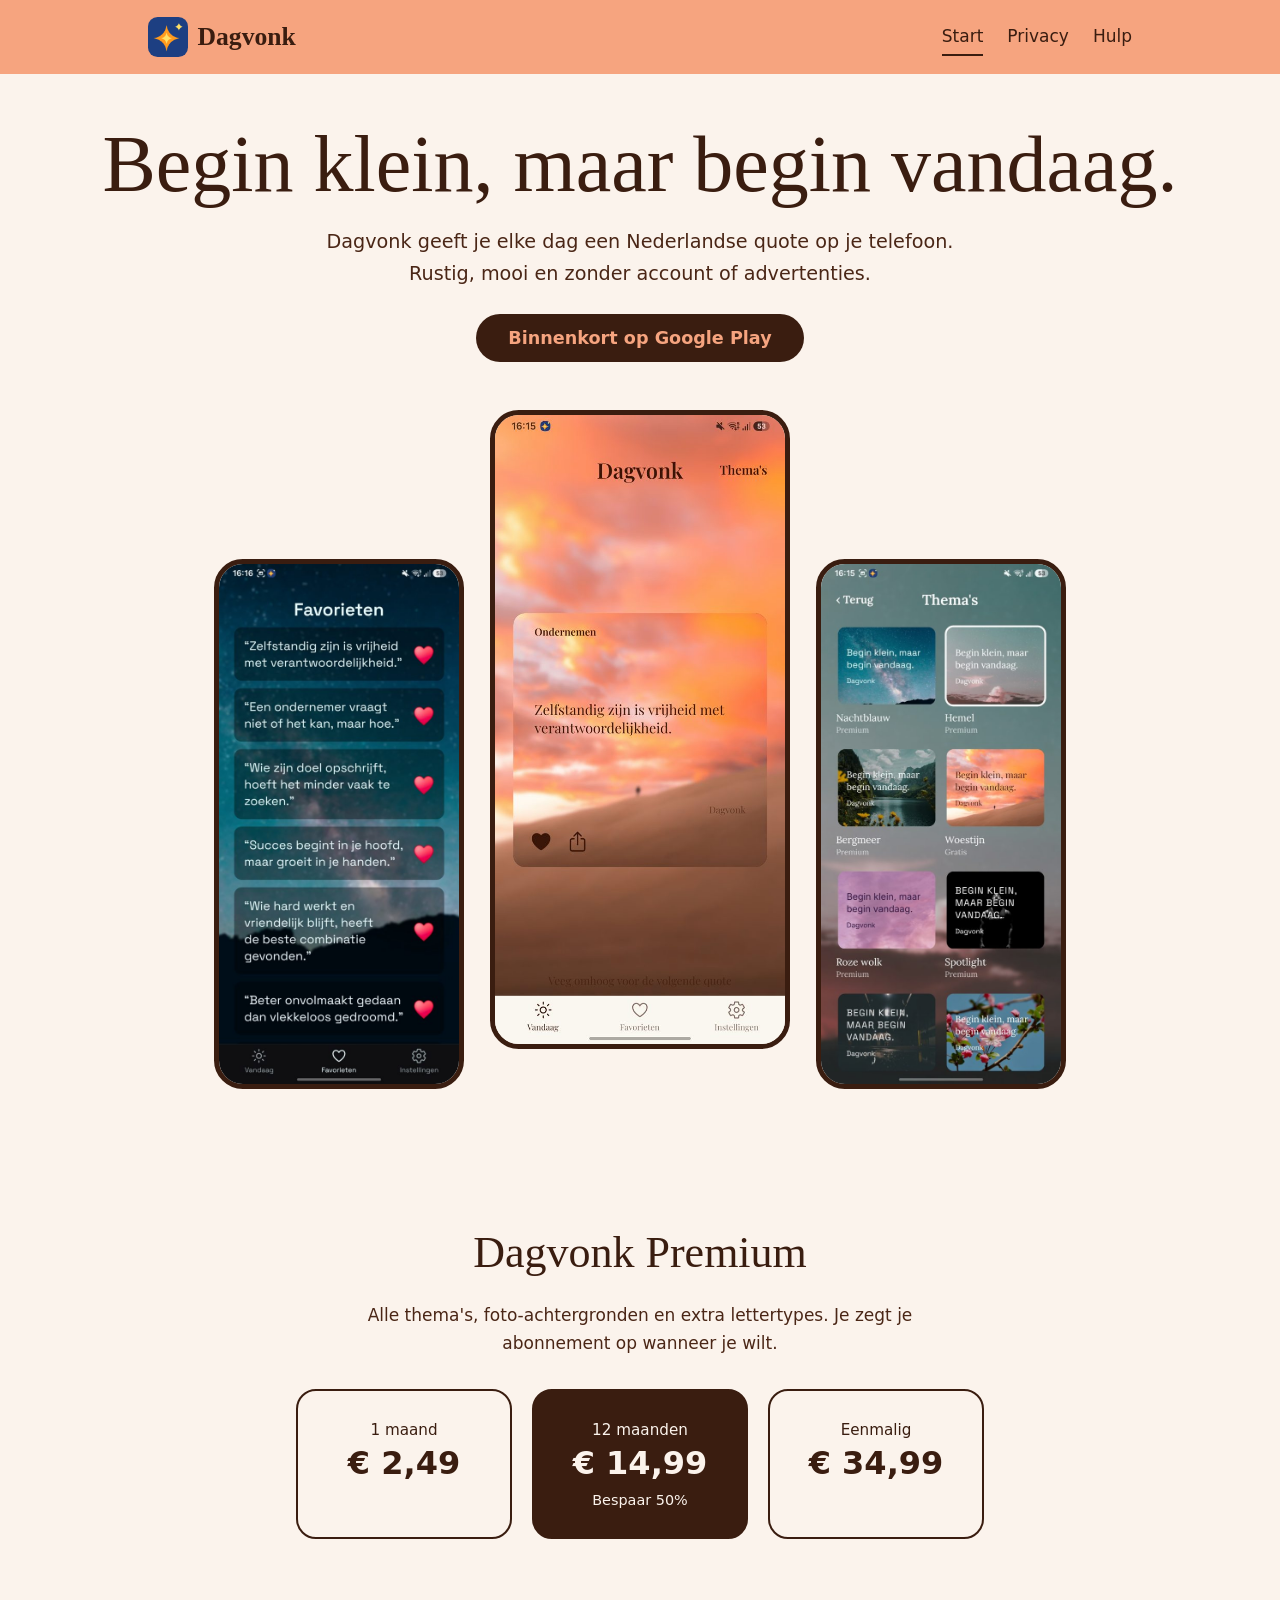
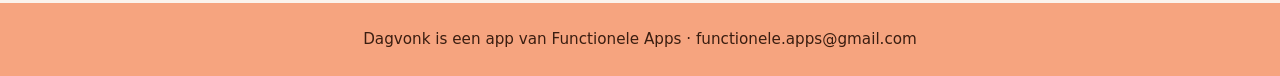
<file: index.html>
<!DOCTYPE html>
<html lang="nl">
<head>
  <meta charset="utf-8">
  <meta name="viewport" content="width=device-width, initial-scale=1">
  <meta name="color-scheme" content="light dark">
  <title>Dagvonk</title>
  <meta name="description" content="Dagvonk: elke dag een Nederlandse quote voor ondernemers, motivatie en sport.">
  <link rel="icon" href="icon.png">
  <link rel="stylesheet" href="style.css">
</head>
<body>
  <header class="kop">
    <nav class="menu" aria-label="Hoofdmenu">
      <a class="merk" href="index.html"><img src="icon.png" alt="" width="40" height="40">Dagvonk</a>
      <a href="index.html" aria-current="page">Start</a>
      <a href="privacy.html">Privacy</a>
      <a href="support.html">Hulp</a>
    </nav>
  </header>
  <section class="held">
    <h1>Begin klein, maar begin vandaag.</h1>
    <p>Dagvonk geeft je elke dag een Nederlandse quote op je telefoon. Rustig, mooi en zonder account of advertenties.</p>
    <button type="button" class="knop" disabled>Binnenkort op Google Play</button>
  </section>
  <div class="telefoons">
    <img src="favorieten.jpg" alt="Dagvonk: je favoriete quotes" width="560" height="1213">
    <img class="groot" src="vandaag.jpg" alt="Dagvonk: de quote van de dag" width="560" height="1213">
    <img src="themas.jpg" alt="Dagvonk: kies een thema" width="560" height="1213">
  </div>
  <section class="premium">
    <h2>Dagvonk Premium</h2>
    <p>Alle thema's, foto-achtergronden en extra lettertypes. Je zegt je abonnement op wanneer je wilt.</p>
    <ul class="prijzen">
      <li><span class="periode">1 maand</span><span class="bedrag">&euro; 2,49</span></li>
      <li class="beste"><span class="periode">12 maanden</span><span class="bedrag">&euro; 14,99</span><span class="extra">Bespaar 50%</span></li>
      <li><span class="periode">Eenmalig</span><span class="bedrag">&euro; 34,99</span></li>
    </ul>
  </section>
  <footer>Dagvonk is een app van Functionele Apps &middot; functionele.apps@gmail.com</footer>
</body>
</html>
</file>
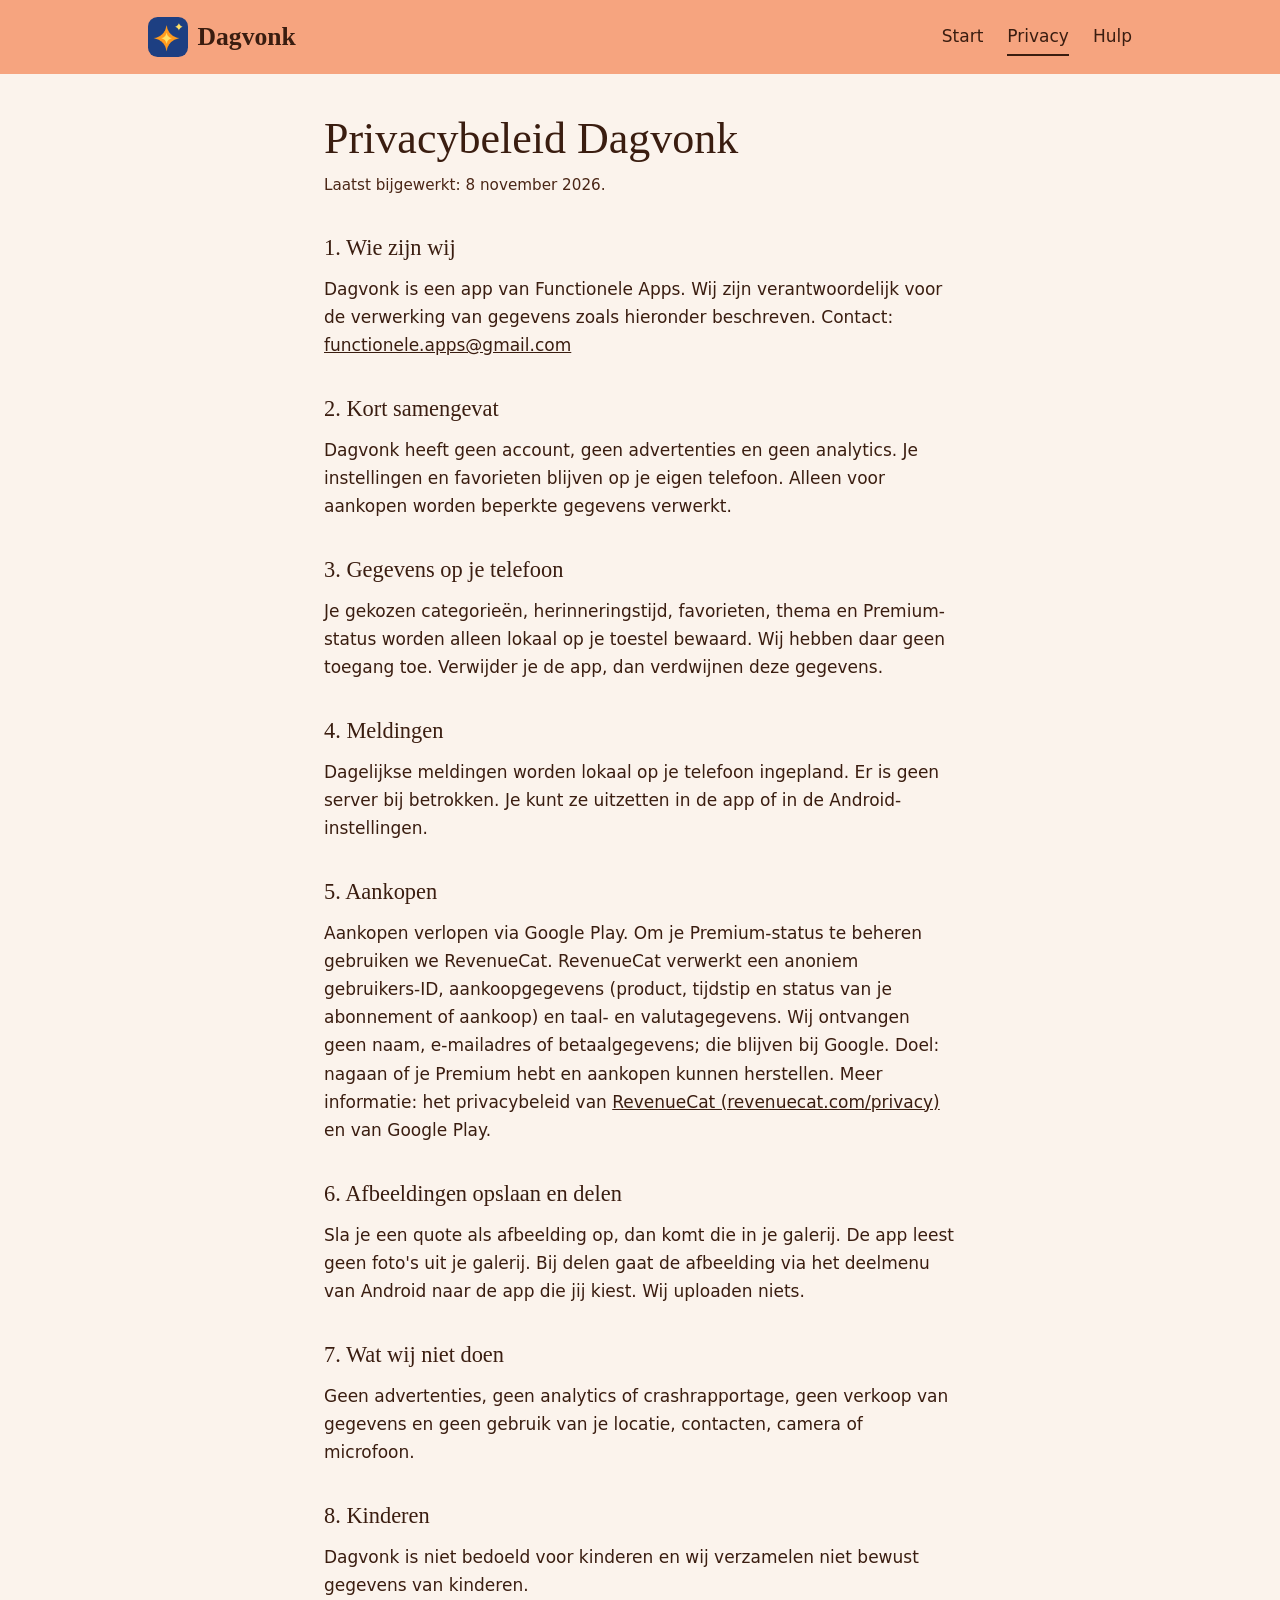
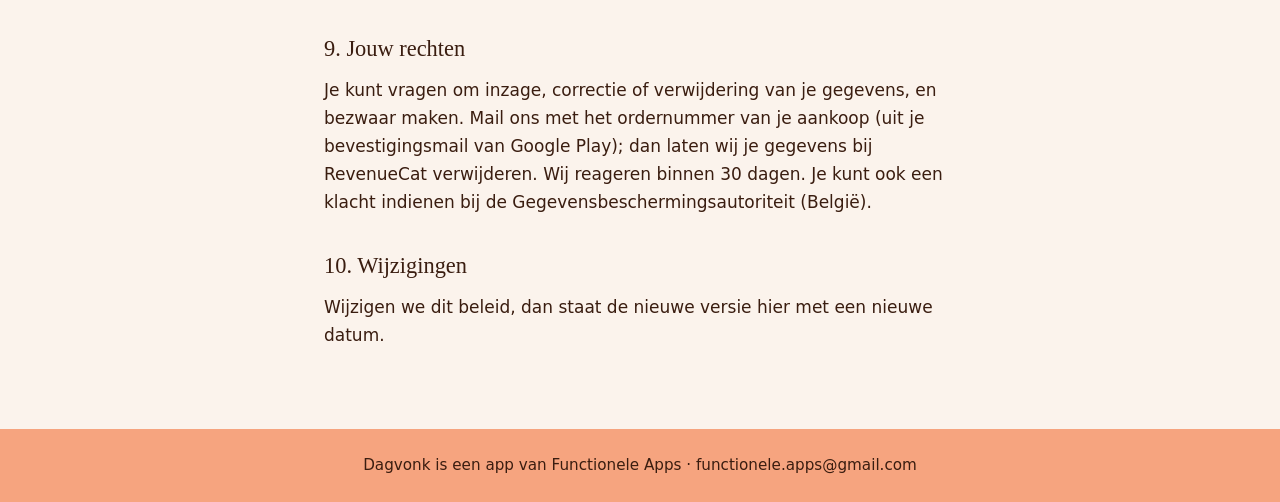
<file: privacy.html>
<!DOCTYPE html>
<html lang="nl">
<head>
  <meta charset="utf-8">
  <meta name="viewport" content="width=device-width, initial-scale=1">
  <meta name="color-scheme" content="light dark">
  <title>Privacybeleid Dagvonk</title>
  <meta name="description" content="Privacybeleid van de Dagvonk-app.">
  <link rel="icon" href="icon.png">
  <link rel="stylesheet" href="style.css">
</head>
<body>
  <header class="kop">
    <nav class="menu" aria-label="Hoofdmenu">
      <a class="merk" href="index.html"><img src="icon.png" alt="" width="40" height="40">Dagvonk</a>
      <a href="index.html">Start</a>
      <a href="privacy.html" aria-current="page">Privacy</a>
      <a href="support.html">Hulp</a>
    </nav>
  </header>
  <main class="tekst">
    <h1>Privacybeleid Dagvonk</h1>
    <p class="bijgewerkt">Laatst bijgewerkt: 8 november 2026.</p>

    <h2>1. Wie zijn wij</h2>
    <p>Dagvonk is een app van Functionele Apps. Wij zijn verantwoordelijk voor de verwerking van gegevens zoals hieronder beschreven. Contact: <a href="mailto:functionele.apps@gmail.com">functionele.apps@gmail.com</a></p>

    <h2>2. Kort samengevat</h2>
    <p>Dagvonk heeft geen account, geen advertenties en geen analytics. Je instellingen en favorieten blijven op je eigen telefoon. Alleen voor aankopen worden beperkte gegevens verwerkt.</p>

    <h2>3. Gegevens op je telefoon</h2>
    <p>Je gekozen categorieën, herinneringstijd, favorieten, thema en Premium-status worden alleen lokaal op je toestel bewaard. Wij hebben daar geen toegang toe. Verwijder je de app, dan verdwijnen deze gegevens.</p>

    <h2>4. Meldingen</h2>
    <p>Dagelijkse meldingen worden lokaal op je telefoon ingepland. Er is geen server bij betrokken. Je kunt ze uitzetten in de app of in de Android-instellingen.</p>

    <h2>5. Aankopen</h2>
    <p>Aankopen verlopen via Google Play. Om je Premium-status te beheren gebruiken we RevenueCat. RevenueCat verwerkt een anoniem gebruikers-ID, aankoopgegevens (product, tijdstip en status van je abonnement of aankoop) en taal- en valutagegevens. Wij ontvangen geen naam, e-mailadres of betaalgegevens; die blijven bij Google. Doel: nagaan of je Premium hebt en aankopen kunnen herstellen. Meer informatie: het privacybeleid van <a href="https://www.revenuecat.com/privacy">RevenueCat (revenuecat.com/privacy)</a> en van Google Play.</p>

    <h2>6. Afbeeldingen opslaan en delen</h2>
    <p>Sla je een quote als afbeelding op, dan komt die in je galerij. De app leest geen foto's uit je galerij. Bij delen gaat de afbeelding via het deelmenu van Android naar de app die jij kiest. Wij uploaden niets.</p>

    <h2>7. Wat wij niet doen</h2>
    <p>Geen advertenties, geen analytics of crashrapportage, geen verkoop van gegevens en geen gebruik van je locatie, contacten, camera of microfoon.</p>

    <h2>8. Kinderen</h2>
    <p>Dagvonk is niet bedoeld voor kinderen en wij verzamelen niet bewust gegevens van kinderen.</p>

    <h2>9. Jouw rechten</h2>
    <p>Je kunt vragen om inzage, correctie of verwijdering van je gegevens, en bezwaar maken. Mail ons met het ordernummer van je aankoop (uit je bevestigingsmail van Google Play); dan laten wij je gegevens bij RevenueCat verwijderen. Wij reageren binnen 30 dagen. Je kunt ook een klacht indienen bij de Gegevensbeschermingsautoriteit (België).</p>

    <h2>10. Wijzigingen</h2>
    <p>Wijzigen we dit beleid, dan staat de nieuwe versie hier met een nieuwe datum.</p>
  </main>
  <footer>Dagvonk is een app van Functionele Apps &middot; functionele.apps@gmail.com</footer>
</body>
</html>
</file>
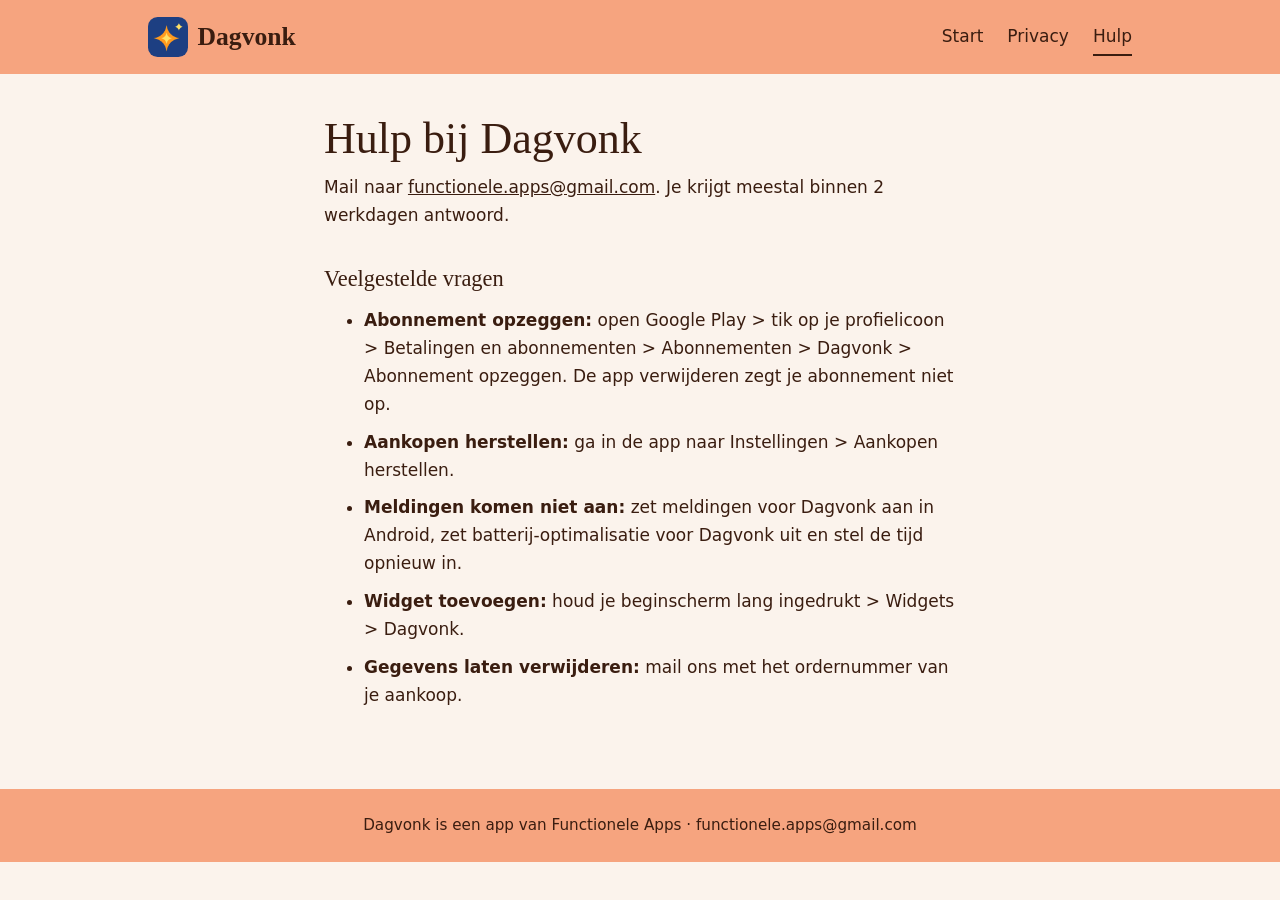
<file: support.html>
<!DOCTYPE html>
<html lang="nl">
<head>
  <meta charset="utf-8">
  <meta name="viewport" content="width=device-width, initial-scale=1">
  <meta name="color-scheme" content="light dark">
  <title>Hulp bij Dagvonk</title>
  <meta name="description" content="Hulp en veelgestelde vragen over de Dagvonk-app.">
  <link rel="icon" href="icon.png">
  <link rel="stylesheet" href="style.css">
</head>
<body>
  <header class="kop">
    <nav class="menu" aria-label="Hoofdmenu">
      <a class="merk" href="index.html"><img src="icon.png" alt="" width="40" height="40">Dagvonk</a>
      <a href="index.html">Start</a>
      <a href="privacy.html">Privacy</a>
      <a href="support.html" aria-current="page">Hulp</a>
    </nav>
  </header>
  <main class="tekst">
    <h1>Hulp bij Dagvonk</h1>
    <p>Mail naar <a href="mailto:functionele.apps@gmail.com">functionele.apps@gmail.com</a>. Je krijgt meestal binnen 2 werkdagen antwoord.</p>

    <h2>Veelgestelde vragen</h2>
    <ul>
      <li><strong>Abonnement opzeggen:</strong> open Google Play &gt; tik op je profielicoon &gt; Betalingen en abonnementen &gt; Abonnementen &gt; Dagvonk &gt; Abonnement opzeggen. De app verwijderen zegt je abonnement niet op.</li>
      <li><strong>Aankopen herstellen:</strong> ga in de app naar Instellingen &gt; Aankopen herstellen.</li>
      <li><strong>Meldingen komen niet aan:</strong> zet meldingen voor Dagvonk aan in Android, zet batterij-optimalisatie voor Dagvonk uit en stel de tijd opnieuw in.</li>
      <li><strong>Widget toevoegen:</strong> houd je beginscherm lang ingedrukt &gt; Widgets &gt; Dagvonk.</li>
      <li><strong>Gegevens laten verwijderen:</strong> mail ons met het ordernummer van je aankoop.</li>
    </ul>
  </main>
  <footer>Dagvonk is een app van Functionele Apps &middot; functionele.apps@gmail.com</footer>
</body>
</html>
</file>
<file: style.css>
:root {
  --koraal: #F6A47F;
  --bruin: #3A1D10;
  --bruin-zacht: #4A2616;
  --room: #FBF3EC;
  --tekst: #3A1D10;
  --serif: Georgia, "Iowan Old Style", "Times New Roman", serif;
  --sans: system-ui, -apple-system, "Segoe UI", Roboto, Arial, sans-serif;
}

@media (prefers-color-scheme: dark) {
  :root {
    --koraal: #5A2E1C;
    --bruin: #F6A47F;
    --bruin-zacht: #E8C3AE;
    --room: #20100A;
    --tekst: #F5E6DB;
  }
}

* { box-sizing: border-box; }
html { -webkit-text-size-adjust: 100%; }

body {
  margin: 0;
  background: var(--room);
  color: var(--tekst);
  font-family: var(--sans);
  font-size: 1.0625rem;
  line-height: 1.65;
}

a { color: inherit; }
a:focus-visible, button:focus-visible {
  outline: 3px solid var(--bruin);
  outline-offset: 3px;
}

.kop {
  background: var(--koraal);
  color: var(--bruin);
}

.menu {
  max-width: 64rem;
  margin: 0 auto;
  padding: 1rem 1.25rem;
  display: flex;
  flex-wrap: wrap;
  align-items: center;
  gap: 0.5rem 1.5rem;
}

.merk {
  display: flex;
  align-items: center;
  gap: 0.6rem;
  margin-right: auto;
  font-family: var(--serif);
  font-weight: 700;
  font-size: 1.6rem;
  text-decoration: none;
}

.merk img { width: 2.5rem; height: 2.5rem; border-radius: 0.6rem; display: block; }

.menu a:not(.merk) {
  text-decoration: none;
  padding: 0.25rem 0;
  border-bottom: 2px solid transparent;
}

.menu a:not(.merk):hover,
.menu a[aria-current="page"] { border-bottom-color: var(--bruin); }

.held {
  text-align: center;
  padding: 3rem 1.25rem 0;
}

.held h1 {
  font-family: var(--serif);
  font-weight: 500;
  font-size: clamp(2.4rem, 8vw, 5rem);
  line-height: 1.05;
  max-width: 14em;
  margin: 0 auto 1.25rem;
}

.held p {
  font-size: 1.2rem;
  max-width: 34em;
  margin: 0 auto 1.5rem;
  color: var(--bruin-zacht);
}

.knop {
  font: 600 1.1rem var(--sans);
  background: var(--bruin);
  color: var(--koraal);
  border: 0;
  border-radius: 999px;
  padding: 0.9rem 2rem;
  min-height: 3rem;
}

.telefoons {
  display: flex;
  justify-content: center;
  align-items: flex-end;
  gap: 2vw;
  padding: 3rem 1rem 4rem;
}

.telefoons img {
  width: min(27vw, 250px);
  height: auto;
  border: 5px solid var(--bruin);
  border-radius: 1.8rem;
  display: block;
}

.telefoons img.groot {
  width: min(32vw, 300px);
  margin-bottom: 2.5rem;
}

.premium {
  background: var(--room);
  text-align: center;
  padding: 4rem 1.25rem;
}

.premium h2 {
  font-family: var(--serif);
  font-weight: 500;
  font-size: clamp(1.9rem, 5vw, 2.75rem);
  margin: 0 0 0.75rem;
}

.premium p { max-width: 34em; margin: 0 auto 2rem; color: var(--bruin-zacht); }

.prijzen {
  display: flex;
  flex-wrap: wrap;
  justify-content: center;
  gap: 1.25rem;
  margin: 0;
  padding: 0;
  list-style: none;
}

.prijzen li {
  width: 13.5rem;
  padding: 1.5rem 1rem;
  border: 2px solid var(--bruin);
  border-radius: 1.25rem;
}

.prijzen li.beste { background: var(--bruin); color: var(--room); }
.prijzen .periode { font-size: 0.95rem; }
.prijzen .bedrag { display: block; font-size: 2rem; font-weight: 600; line-height: 1.3; }
.prijzen .extra { font-size: 0.9rem; }

main.tekst {
  max-width: 42rem;
  margin: 0 auto;
  padding: 2.5rem 1.25rem 4rem;
}

main.tekst h1 {
  font-family: var(--serif);
  font-weight: 500;
  font-size: clamp(2rem, 6vw, 2.75rem);
  line-height: 1.15;
  margin: 0 0 0.5rem;
}

main.tekst h2 {
  font-family: var(--serif);
  font-weight: 500;
  font-size: 1.4rem;
  margin: 2rem 0 0.5rem;
}

main.tekst p, main.tekst ul { margin: 0 0 1rem; }
main.tekst li { margin-bottom: 0.6rem; }
.bijgewerkt { color: var(--bruin-zacht); font-size: 0.95rem; }

footer {
  background: var(--koraal);
  color: var(--bruin);
  text-align: center;
  padding: 1.5rem 1.25rem;
  font-size: 0.95rem;
}
</file>
